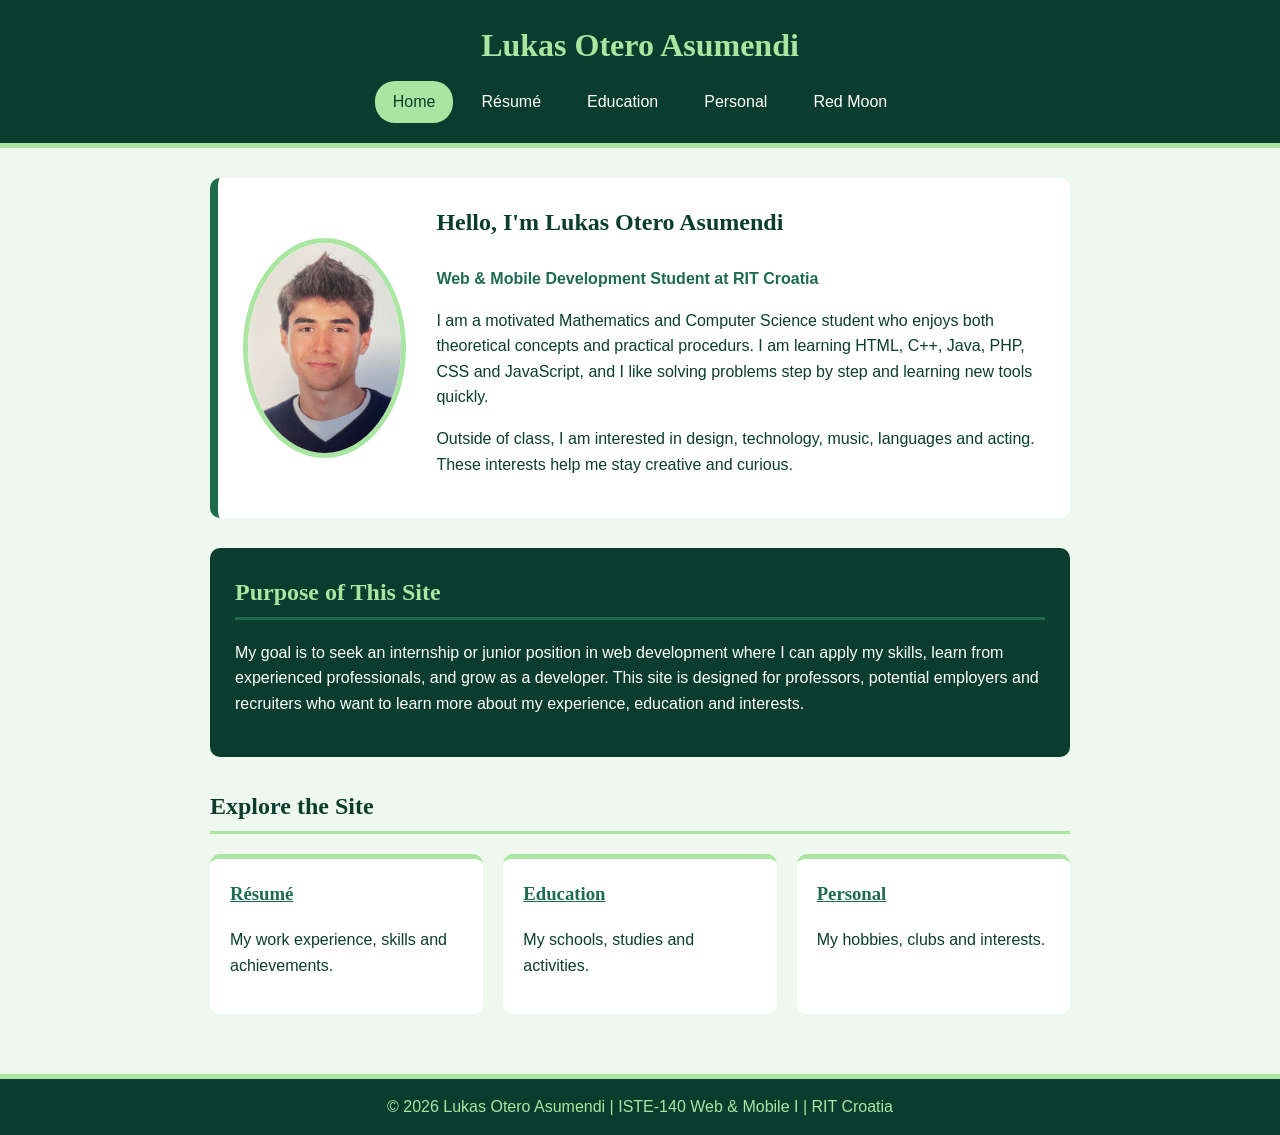
<file: index.html>
<!DOCTYPE html>
<html lang="en">
<head>
  <meta charset="UTF-8">
  <meta name="viewport" content="width=device-width, initial-scale=1.0">
  <title>Lukas Otero Asumendi | Web Developer Portfolio</title>
  <link rel="stylesheet" href="assets/style/style.css">
</head>
<body>

  <header>
    <h1 class="site-name">Lukas Otero Asumendi</h1>
    <nav>
      <ul>
        <li><a href="index.html" class="current">Home</a></li>
        <li><a href="resume.html">Résumé</a></li>
        <li><a href="education.html">Education</a></li>
        <li><a href="personal.html">Personal</a></li>
        <li><a href="redmoon.html">Red Moon</a></li>
      </ul>
    </nav>
  </header>

  <main>

    <section class="intro">
      <img src="assets/media/profile.jpg" alt="Professional portrait of Lukas Otero" >
      <div class="intro-text">
        <h2>Hello, I'm Lukas Otero Asumendi</h2>
        <p class="tagline">Web &amp; Mobile Development Student at RIT Croatia</p>
        <p>
          I am a motivated Mathematics and Computer Science student who enjoys both theoretical concepts and 
          practical procedurs. I am learning HTML, C++, Java, PHP, CSS and JavaScript, and I
          like solving problems step by step and learning new tools quickly.
        </p>
        <p>
          Outside of class, I am interested in design, technology, music, languages and acting.
           These interests help me stay creative and curious.
        </p>
      </div>
    </section>

    <section class="mission">
      <h2>Purpose of This Site</h2>
      <p>
        My goal is to seek an internship or junior position in web development
        where I can apply my skills, learn from experienced professionals, and
        grow as a developer. This site is designed for professors, potential
        employers and recruiters who want to learn more about my experience,
        education and interests.
      </p>
    </section>
    <section>
      <h2>Explore the Site</h2>
      <ul class="cards">
        <li>
          <h3><a href="resume.html">Résumé</a></h3>
          <p>My work experience, skills and achievements.</p>
        </li>
        <li>
          <h3><a href="education.html">Education</a></h3>
          <p>My schools, studies and activities.</p>
        </li>
        <li>
          <h3><a href="personal.html">Personal</a></h3>
          <p>My hobbies, clubs and interests.</p>
        </li>
      </ul>
    </section>

  </main>

  <footer>
    <p>&copy; 2026 Lukas Otero Asumendi | ISTE-140 Web &amp; Mobile I | RIT Croatia</p>
  </footer>

</body>
</html>
</file>
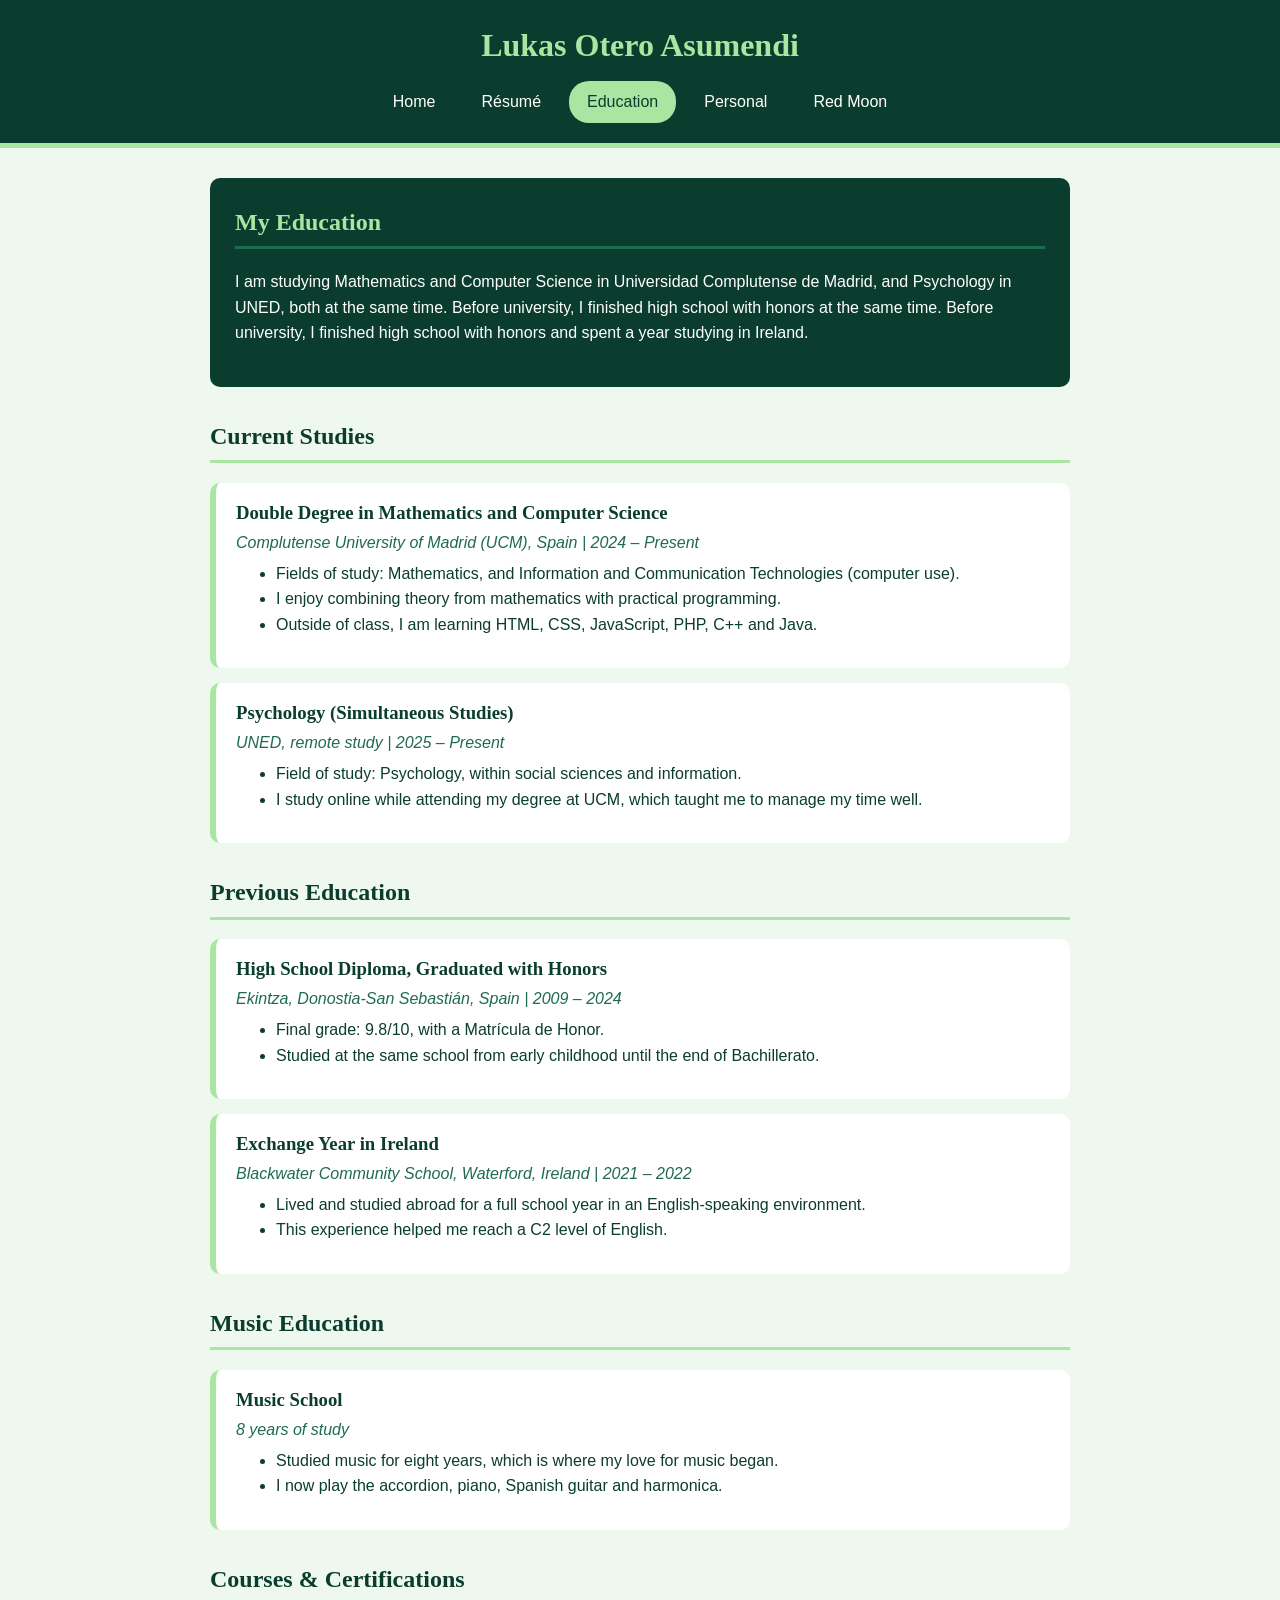
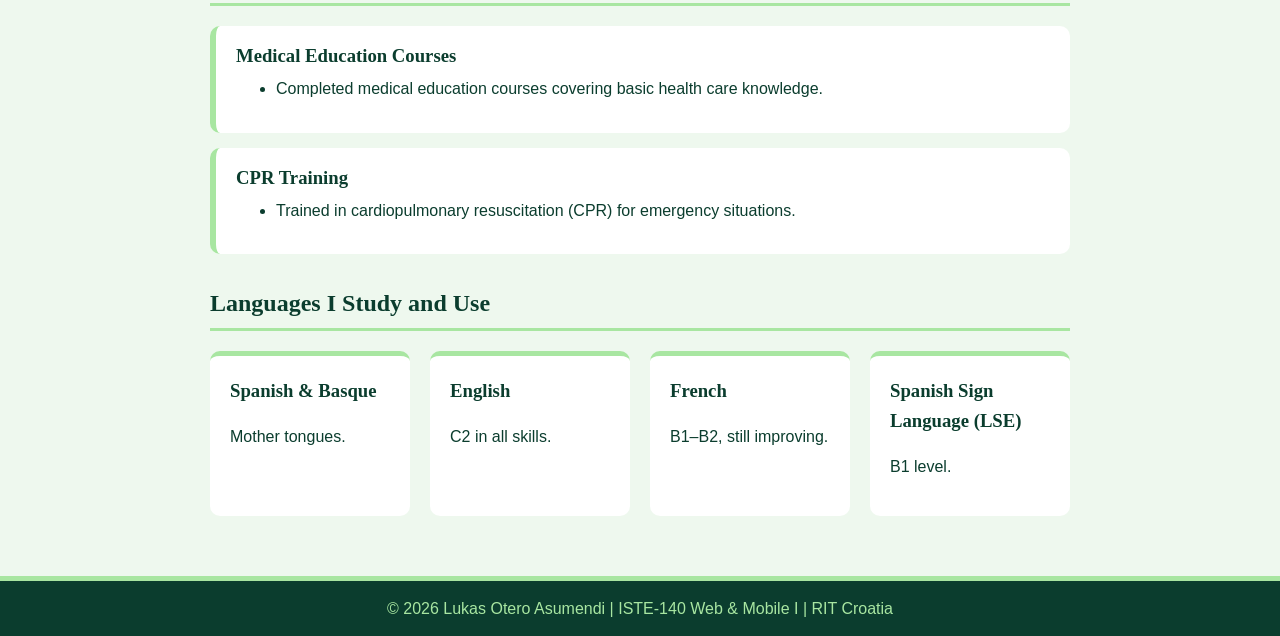
<file: education.html>
<!DOCTYPE html>
<html lang="en">
<head>
  <meta charset="UTF-8">
  <meta name="viewport" content="width=device-width, initial-scale=1.0">
  <title>Education | Lukas Otero Asumendi</title>
  <link rel="stylesheet" href="assets/style/style.css">
</head>
<body>

  <header>
    <h1 class="site-name">Lukas Otero Asumendi</h1>
    <nav>
      <ul>
        <li><a href="index.html">Home</a></li>
        <li><a href="resume.html">Résumé</a></li>
        <li><a href="education.html" class="current">Education</a></li>
        <li><a href="personal.html">Personal</a></li>
        <li><a href="redmoon.html">Red Moon</a></li>
      </ul>
    </nav>
  </header>

  <main>

    <section class="mission">
      <h2>My Education</h2>
      <p>
        I am studying Mathematics and Computer Science in Universidad Complutense de Madrid, and Psychology in UNED, both at the same time. Before university, I finished high school with honors
        at the same time. Before university, I finished high school with honors
        and spent a year studying in Ireland.
      </p>
    </section>
 
    <section>
      <h2>Current Studies</h2>

      <div class="school">
        <h3>Double Degree in Mathematics and Computer Science</h3>
        <p class="details">Complutense University of Madrid (UCM), Spain | 2024 &ndash; Present</p>
        <ul>
          <li>Fields of study: Mathematics, and Information and Communication Technologies (computer use).</li>
          <li>I enjoy combining theory from mathematics with practical programming.</li>
          <li>Outside of class, I am learning HTML, CSS, JavaScript, PHP, C++ and Java.</li>
        </ul>
      </div>

      <div class="school">
        <h3>Psychology (Simultaneous Studies)</h3>
        <p class="details">UNED, remote study | 2025 &ndash; Present</p>
        <ul>
          <li>Field of study: Psychology, within social sciences and information.</li>
          <li>I study online while attending my degree at UCM, which taught me to manage my time well.</li>
        </ul>
      </div>
    </section>

    <section>
      <h2>Previous Education</h2>

      <div class="school">
        <h3>High School Diploma, Graduated with Honors</h3>
        <p class="details">Ekintza, Donostia-San Sebastián, Spain | 2009 &ndash; 2024</p>
        <ul>
          <li>Final grade: 9.8/10, with a Matrícula de Honor.</li>
          <li>Studied at the same school from early childhood until the end of Bachillerato.</li>
        </ul>
      </div>

      <div class="school">
        <h3>Exchange Year in Ireland</h3>
        <p class="details">Blackwater Community School, Waterford, Ireland | 2021 &ndash; 2022</p>
        <ul>
          <li>Lived and studied abroad for a full school year in an English-speaking environment.</li>
          <li>This experience helped me reach a C2 level of English.</li>
        </ul>
      </div>
    </section>

    <section>
      <h2>Music Education</h2>

      <div class="school">
        <h3>Music School</h3>
        <p class="details">8 years of study</p>
        <ul>
          <li>Studied music for eight years, which is where my love for music began.</li>
          <li>I now play the accordion, piano, Spanish guitar and harmonica.</li>
        </ul>
      </div>
    </section>

    <section>
      <h2>Courses &amp; Certifications</h2>

      <div class="school">
        <h3>Medical Education Courses</h3>
        <ul>
          <li>Completed medical education courses covering basic health care knowledge.</li>
        </ul>
      </div>

      <div class="school">
        <h3>CPR Training</h3>
        <ul>
          <li>Trained in cardiopulmonary resuscitation (CPR) for emergency situations.</li>
        </ul>
      </div>
    </section>

    <section>
      <h2>Languages I Study and Use</h2>
      <ul class="cards">
        <li>
          <h3>Spanish &amp; Basque</h3>
          <p>Mother tongues.</p>
        </li>
        <li>
          <h3>English</h3>
          <p>C2 in all skills.</p>
        </li>
        <li>
          <h3>French</h3>
          <p>B1&ndash;B2, still improving.</p>
        </li>
        <li>
          <h3>Spanish Sign Language (LSE)</h3>
          <p>B1 level.</p>
        </li>
      </ul>
    </section>

  </main>

  <footer>
    <p>&copy; 2026 Lukas Otero Asumendi | ISTE-140 Web &amp; Mobile I | RIT Croatia</p>
  </footer>

</body>
</html>
</file>
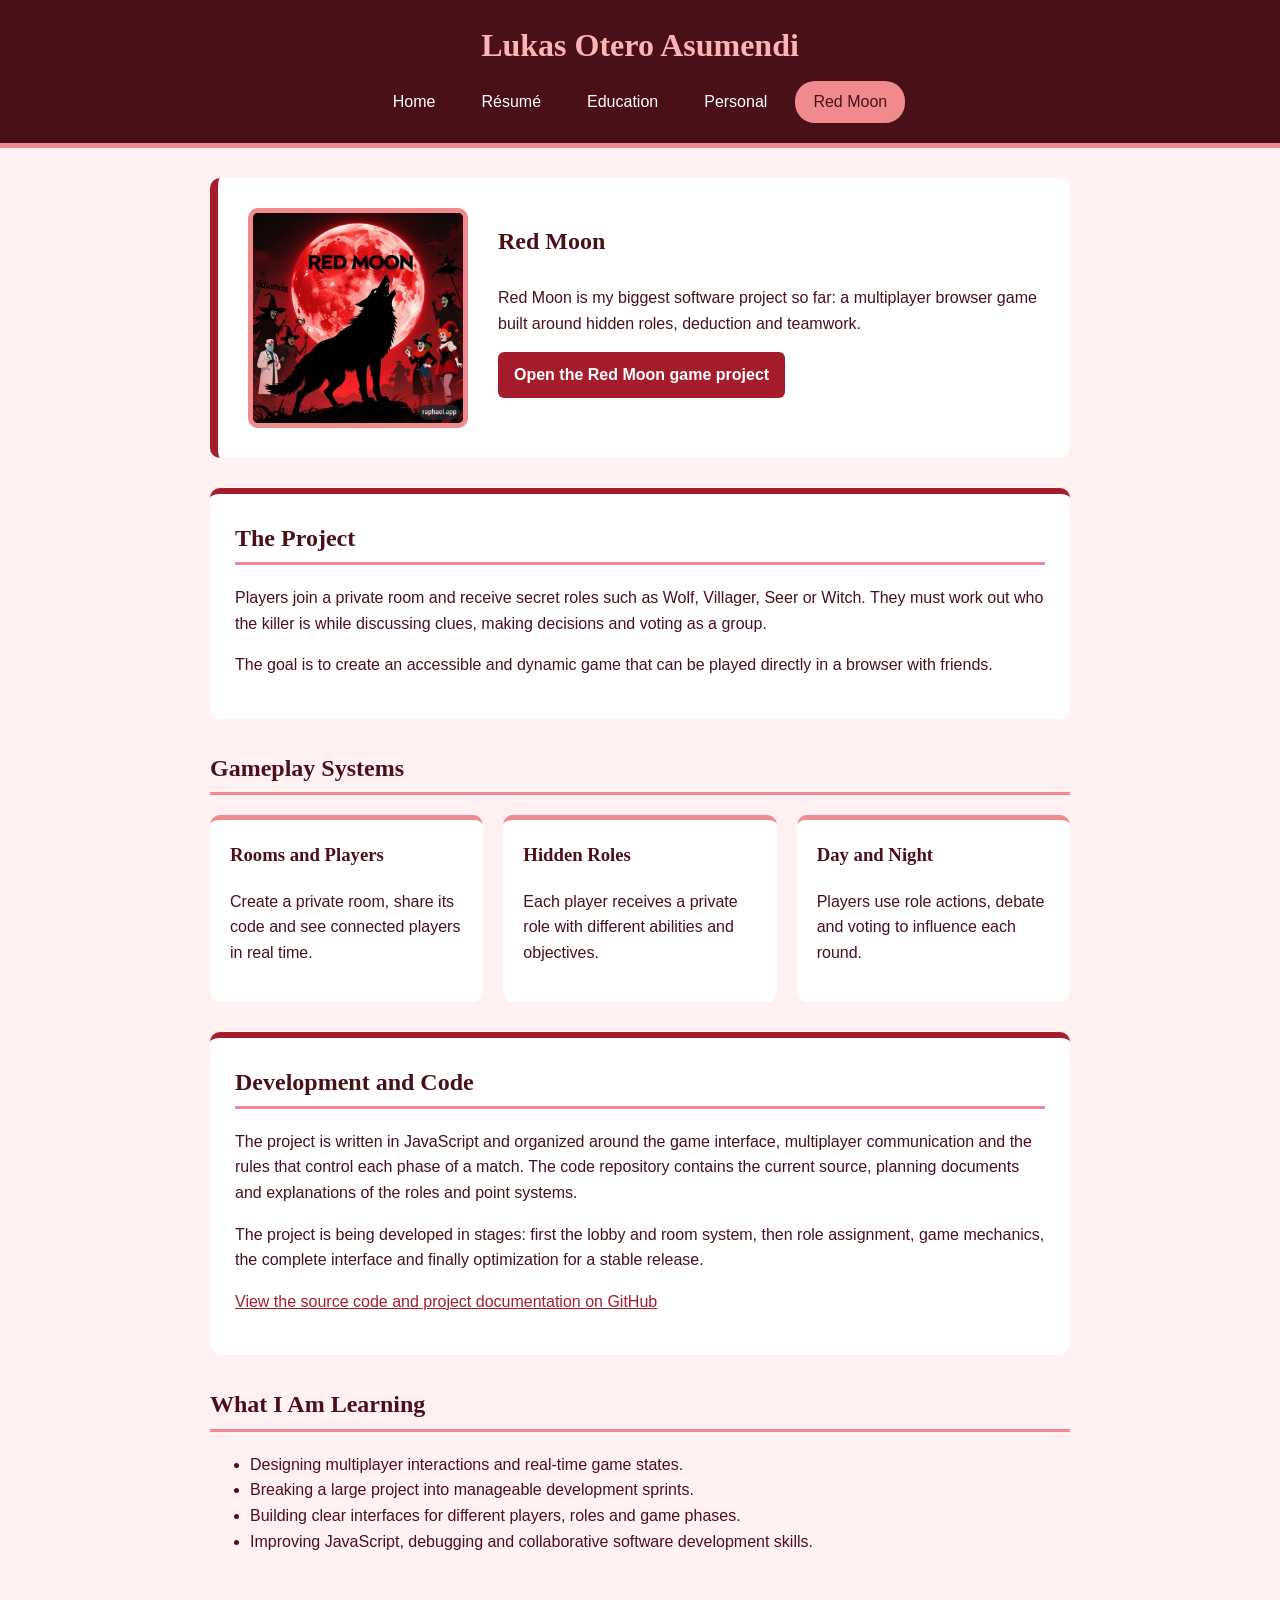
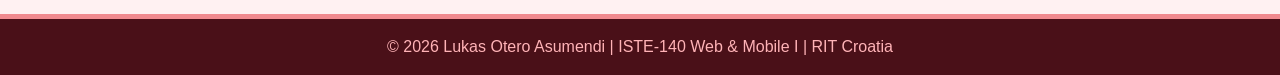
<file: redmoon.html>
<!DOCTYPE html>
<html lang="en">
<head>
  <meta charset="UTF-8">
  <meta name="viewport" content="width=device-width, initial-scale=1.0">
  <title>Red Moon | Lukas Otero Asumendi</title>
  <link rel="stylesheet" href="assets/style/style.css">
</head>
<body class="redmoon-page">

  <header>
    <h1 class="site-name">Lukas Otero Asumendi</h1>
    <nav>
      <ul>
        <li><a href="index.html">Home</a></li>
        <li><a href="resume.html">Résumé</a></li>
        <li><a href="education.html">Education</a></li>
        <li><a href="personal.html">Personal</a></li>
        <li><a href="redmoon.html" class="current">Red Moon</a></li>
      </ul>
    </nav>
  </header>

  <main>

    <section class="redmoon-hero">
      <img src="assets/media/redmoonlogo.webp" alt="Red Moon game logo">
      <div>
        <h2>Red Moon</h2>
        <p>
          Red Moon is my biggest software project so far: a multiplayer browser game
          built around hidden roles, deduction and teamwork.
        </p>
        <p>
          <a class="redmoon-link" href="https://github.com/LukasOtero2006/Redmoon" target="_blank" rel="noopener noreferrer">Open the Red Moon game project</a>
        </p>
      </div>
    </section>

    <section class="redmoon-panel">
      <h2>The Project</h2>
      <p>
        Players join a private room and receive secret roles such as Wolf, Villager,
        Seer or Witch. They must work out who the killer is while discussing clues,
        making decisions and voting as a group.
      </p>
      <p>
        The goal is to create an accessible and dynamic game that can be played
        directly in a browser with friends.
      </p>
    </section>

    <section>
      <h2>Gameplay Systems</h2>
      <ul class="cards">
        <li>
          <h3>Rooms and Players</h3>
          <p>Create a private room, share its code and see connected players in real time.</p>
        </li>
        <li>
          <h3>Hidden Roles</h3>
          <p>Each player receives a private role with different abilities and objectives.</p>
        </li>
        <li>
          <h3>Day and Night</h3>
          <p>Players use role actions, debate and voting to influence each round.</p>
        </li>
      </ul>
    </section>

    <section class="redmoon-panel">
      <h2>Development and Code</h2>
      <p>
        The project is written in JavaScript and organized around the game interface,
        multiplayer communication and the rules that control each phase of a match.
        The code repository contains the current source, planning documents and
        explanations of the roles and point systems.
      </p>
      <p>
        The project is being developed in stages: first the lobby and room system,
        then role assignment, game mechanics, the complete interface and finally
        optimization for a stable release.
      </p>
      <p>
        <a href="https://github.com/LukasOtero2006/Redmoon" target="_blank" rel="noopener noreferrer">View the source code and project documentation on GitHub</a>
      </p>
    </section>

    <section>
      <h2>What I Am Learning</h2>
      <ul>
        <li>Designing multiplayer interactions and real-time game states.</li>
        <li>Breaking a large project into manageable development sprints.</li>
        <li>Building clear interfaces for different players, roles and game phases.</li>
        <li>Improving JavaScript, debugging and collaborative software development skills.</li>
      </ul>
    </section>

  </main>

  <footer>
    <p>&copy; 2026 Lukas Otero Asumendi | ISTE-140 Web &amp; Mobile I | RIT Croatia</p>
  </footer>

</body>
</html>
</file>
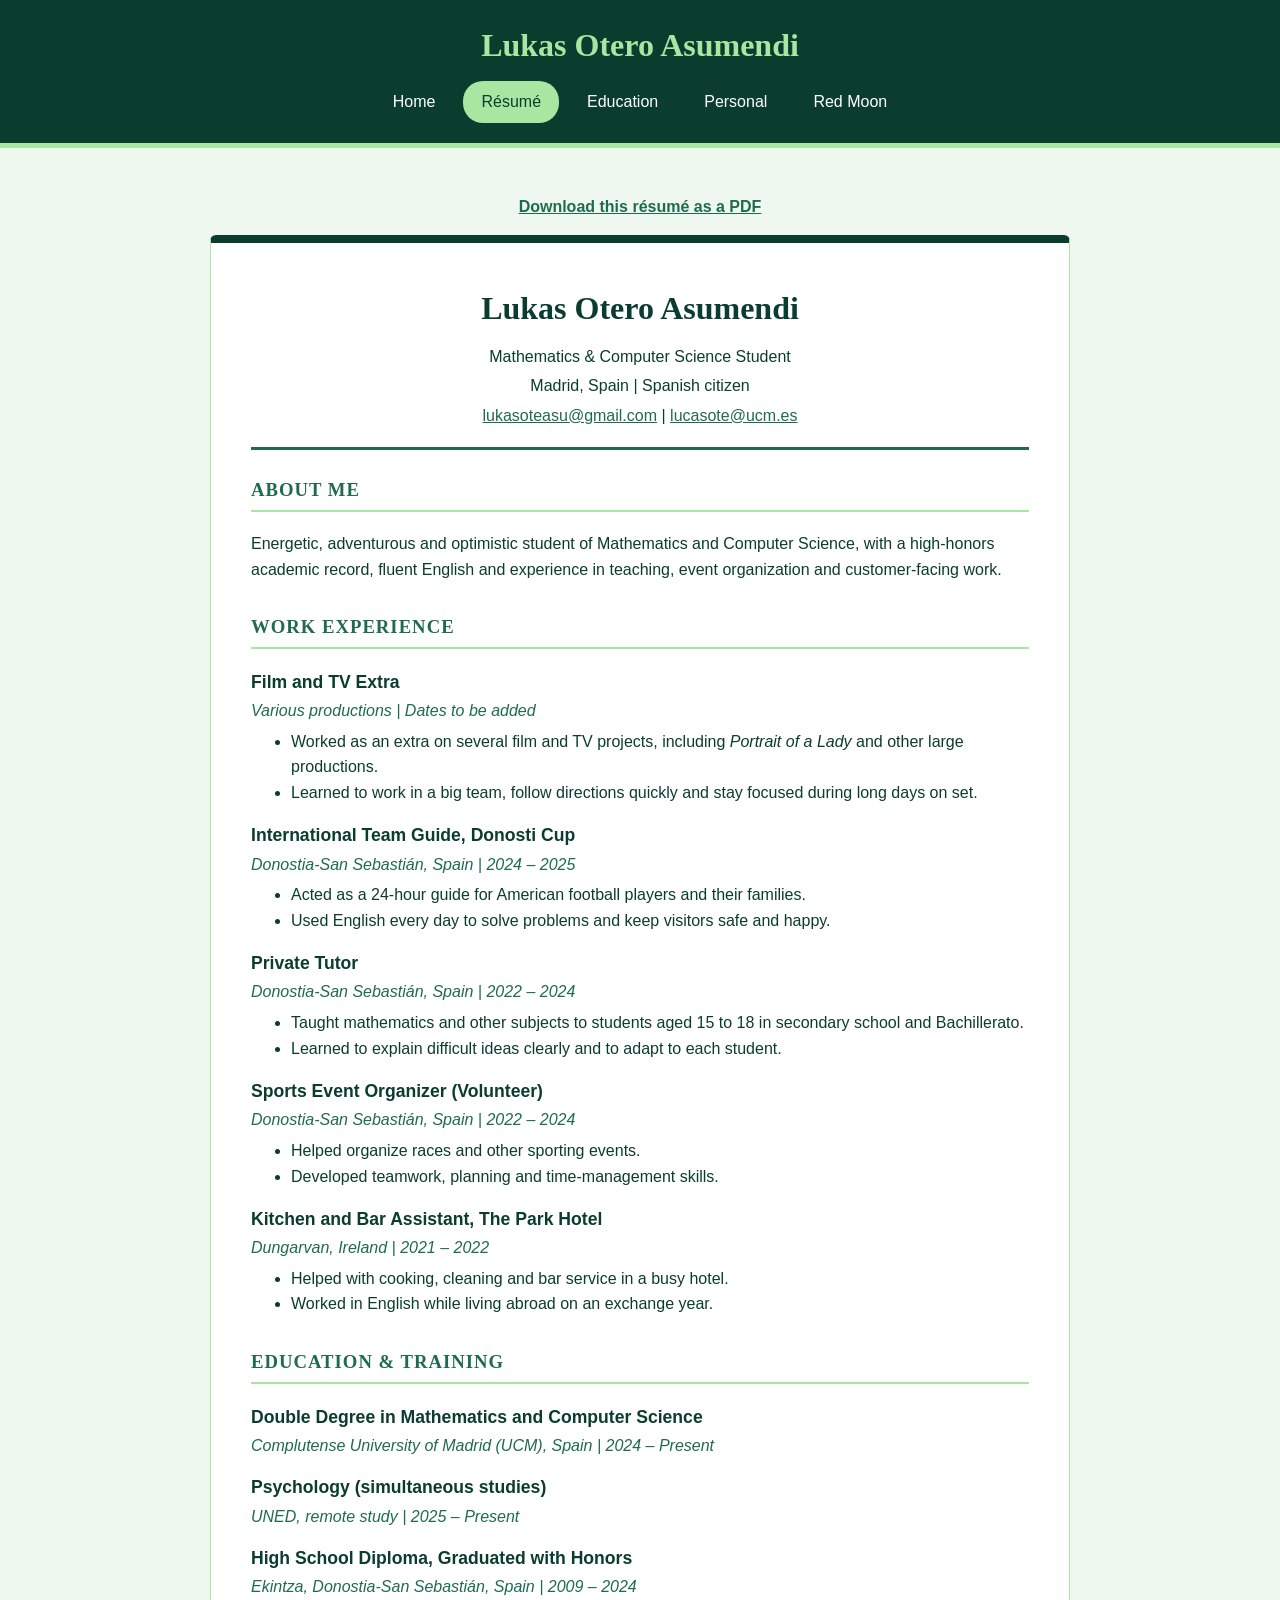
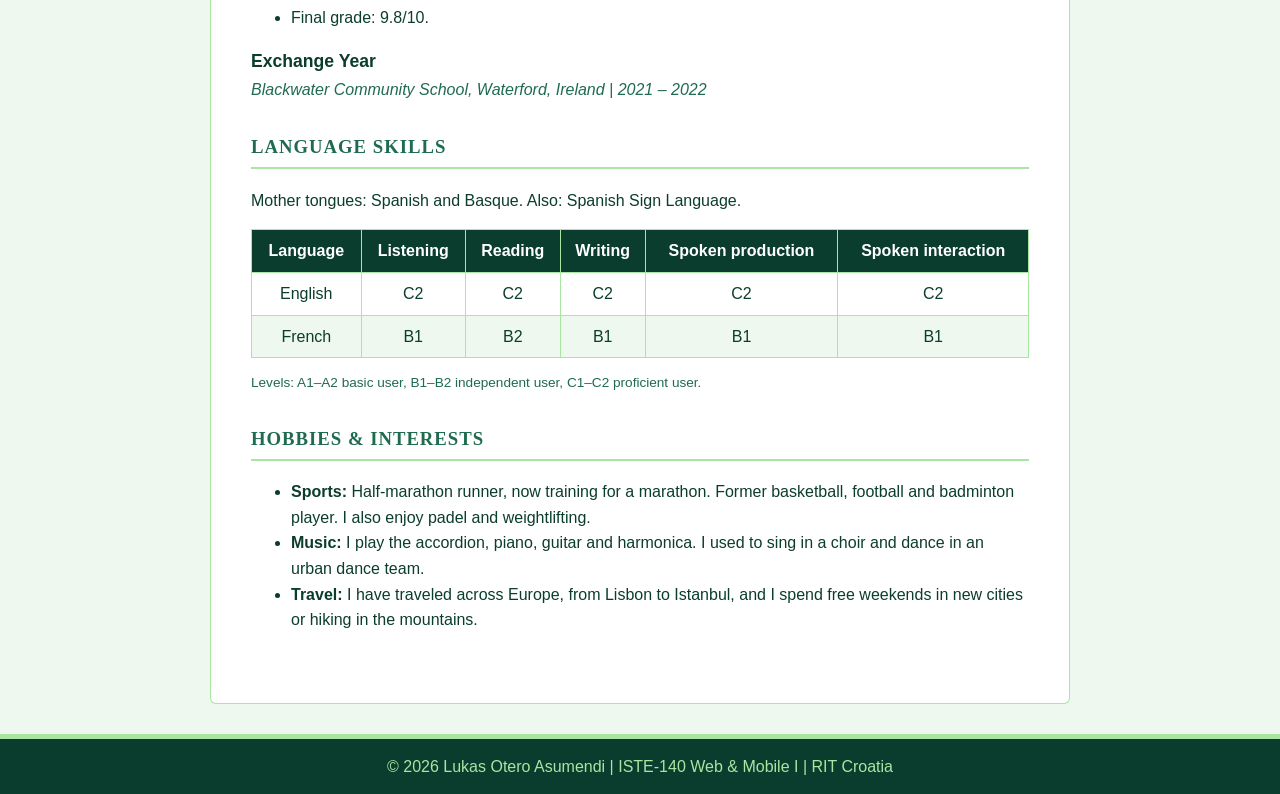
<file: resume.html>
<!DOCTYPE html>
<html lang="en">
<head>
  <meta charset="UTF-8">
  <meta name="viewport" content="width=device-width, initial-scale=1.0">
  <title>Résumé | Lukas Otero Asumendi</title>
  <link rel="stylesheet" href="assets/style/style.css">
</head>
<body>

  <header>
    <h1 class="site-name">Lukas Otero Asumendi</h1>
    <nav>
      <ul>
        <li><a href="index.html">Home</a></li>
        <li><a href="resume.html" class="current">Résumé</a></li>
        <li><a href="education.html">Education</a></li>
        <li><a href="personal.html">Personal</a></li>
        <li><a href="redmoon.html">Red Moon</a></li>
      </ul>
    </nav>
  </header>

  <main>

    <p class="pdf-link">
      <a href="assets/media/resume.pdf" target="_blank" rel="noopener noreferrer">Download this résumé as a PDF</a>
    </p>

    <article class="resume">

      <header class="resume-header">
        <h2>Lukas Otero Asumendi</h2>
        <p>Mathematics &amp; Computer Science Student</p>
        <p>Madrid, Spain | Spanish citizen</p>
        <p>
          <a href="mailto:lukasoteasu@gmail.com">lukasoteasu@gmail.com</a> |
          <a href="mailto:lucasote@ucm.es">lucasote@ucm.es</a>
        </p>
      </header>

      <section>
        <h3>About Me</h3>
        <p>
          Energetic, adventurous and optimistic student of Mathematics and
          Computer Science, with a high-honors academic record, fluent English
          and experience in teaching, event organization and customer-facing work.
        </p>
      </section>

      <section>
        <h3>Work Experience</h3>

        <div class="job">
          <h4>Film and TV Extra</h4>
          <p class="details">Various productions | Dates to be added</p>
          <ul>
            <li>Worked as an extra on several film and TV projects, including <em>Portrait of a Lady</em> and other large productions.</li>
            <li>Learned to work in a big team, follow directions quickly and stay focused during long days on set.</li>
          </ul>
        </div>

        <div class="job">
          <h4>International Team Guide, Donosti Cup</h4>
          <p class="details">Donostia-San Sebastián, Spain | 2024 &ndash; 2025</p>
          <ul>
            <li>Acted as a 24-hour guide for American football players and their families.</li>
            <li>Used English every day to solve problems and keep visitors safe and happy.</li>
          </ul>
        </div>

        <div class="job">
          <h4>Private Tutor</h4>
          <p class="details">Donostia-San Sebastián, Spain | 2022 &ndash; 2024</p>
          <ul>
            <li>Taught mathematics and other subjects to students aged 15 to 18 in secondary school and Bachillerato.</li>
            <li>Learned to explain difficult ideas clearly and to adapt to each student.</li>
          </ul>
        </div>

        <div class="job">
          <h4>Sports Event Organizer (Volunteer)</h4>
          <p class="details">Donostia-San Sebastián, Spain | 2022 &ndash; 2024</p>
          <ul>
            <li>Helped organize races and other sporting events.</li>
            <li>Developed teamwork, planning and time-management skills.</li>
          </ul>
        </div>

        <div class="job">
          <h4>Kitchen and Bar Assistant, The Park Hotel</h4>
          <p class="details">Dungarvan, Ireland | 2021 &ndash; 2022</p>
          <ul>
            <li>Helped with cooking, cleaning and bar service in a busy hotel.</li>
            <li>Worked in English while living abroad on an exchange year.</li>
          </ul>
        </div>
      </section>

      <section>
        <h3>Education &amp; Training</h3>

        <div class="job">
          <h4>Double Degree in Mathematics and Computer Science</h4>
          <p class="details">Complutense University of Madrid (UCM), Spain | 2024 &ndash; Present</p>
        </div>

        <div class="job">
          <h4>Psychology (simultaneous studies)</h4>
          <p class="details">UNED, remote study | 2025 &ndash; Present</p>
        </div>

        <div class="job">
          <h4>High School Diploma, Graduated with Honors</h4>
          <p class="details">Ekintza, Donostia-San Sebastián, Spain | 2009 &ndash; 2024</p>
          <ul>
            <li>Final grade: 9.8/10.</li>
          </ul>
        </div>

        <div class="job">
          <h4>Exchange Year</h4>
          <p class="details">Blackwater Community School, Waterford, Ireland | 2021 &ndash; 2022</p>
        </div>
      </section>

      <section>
        <h3>Language Skills</h3>
        <p>Mother tongues: Spanish and Basque. Also: Spanish Sign Language.</p>
        <table>
          <thead>
            <tr>
              <th>Language</th>
              <th>Listening</th>
              <th>Reading</th>
              <th>Writing</th>
              <th>Spoken production</th>
              <th>Spoken interaction</th>
            </tr>
          </thead>
          <tbody>
            <tr>
              <td>English</td>
              <td>C2</td>
              <td>C2</td>
              <td>C2</td>
              <td>C2</td>
              <td>C2</td>
            </tr>
            <tr>
              <td>French</td>
              <td>B1</td>
              <td>B2</td>
              <td>B1</td>
              <td>B1</td>
              <td>B1</td>
            </tr>
          </tbody>
        </table>
        <p class="note">Levels: A1&ndash;A2 basic user, B1&ndash;B2 independent user, C1&ndash;C2 proficient user.</p>
      </section>

      <section>
        <h3>Hobbies &amp; Interests</h3>
        <ul>
          <li><strong>Sports:</strong> Half-marathon runner, now training for a marathon. Former basketball, football and badminton player. I also enjoy padel and weightlifting.</li>
          <li><strong>Music:</strong> I play the accordion, piano, guitar and harmonica. I used to sing in a choir and dance in an urban dance team.</li>
          <li><strong>Travel:</strong> I have traveled across Europe, from Lisbon to Istanbul, and I spend free weekends in new cities or hiking in the mountains.</li>
        </ul>
      </section>

    </article>

  </main>

  <footer>
    <p>&copy; 2026 Lukas Otero Asumendi | ISTE-140 Web &amp; Mobile I | RIT Croatia</p>
  </footer>

</body>
</html>
</file>
<file: assets/style/style.css>
* {
  box-sizing: border-box;
}

body {
  margin: 0;
  font-family: Arial, Helvetica, sans-serif;
  line-height: 1.6;
  color: #0b3d2e;
  background-color: #eef8ee;
}

h1, h2, h3 {
  font-family: Georgia, "Times New Roman", serif;
}

a {
  color: #1f6b4f;
}

header {
  background-color: #0b3d2e;
  color: #ffffff;
  padding: 20px;
  text-align: center;
  border-bottom: 5px solid #a8e6a1;
}

.site-name {
  margin: 0 0 10px 0;
  font-size: 2rem;
  color: #a8e6a1;
}

nav ul {
  list-style: none;
  margin: 0;
  padding: 0;
  display: flex;
  justify-content: center;
  flex-wrap: wrap;
  gap: 10px;
}

nav a {
  display: block;
  padding: 8px 18px;
  color: #ffffff;
  text-decoration: none;
  border-radius: 20px;
}

nav a:hover,
nav a.current {
  background-color: #a8e6a1;
  color: #0b3d2e;
}

main {
  max-width: 900px;
  margin: 0 auto;
  padding: 30px 20px;
}

section {
  margin-bottom: 30px;
}

h2 {
  color: #0b3d2e;
  border-bottom: 3px solid #a8e6a1;
  padding-bottom: 5px;
}

.intro {
  display: flex;
  align-items: center;
  gap: 30px;
  background-color: #ffffff;
  padding: 25px;
  border-radius: 10px;
  border-left: 8px solid #1f6b4f;
}

.intro img {
  width: 220px;
  height: 220px;
  object-fit: cover;
  border-radius: 50%;
  border: 5px solid #a8e6a1;
}

.intro-text h2 {
  margin-top: 0;
  border-bottom: none;
}

.tagline {
  font-weight: bold;
  color: #1f6b4f;
}

.mission {
  background-color: #0b3d2e;
  color: #ffffff;
  padding: 25px;
  border-radius: 10px;
}

.mission h2 {
  color: #a8e6a1;
  border-bottom-color: #1f6b4f;
  margin-top: 0;
}

.cards {
  list-style: none;
  padding: 0;
  display: flex;
  gap: 20px;
}

.cards li {
  flex: 1;
  background-color: #ffffff;
  padding: 20px;
  border-radius: 10px;
  border-top: 5px solid #a8e6a1;
}

.cards li:hover {
  background-color: #d6f2d3;
}

.cards h3 {
  margin-top: 0;
}

footer {
  background-color: #0b3d2e;
  color: #a8e6a1;
  text-align: center;
  padding: 15px;
  border-top: 5px solid #a8e6a1;
}

footer p {
  margin: 0;
}

@media (max-width: 700px) {
  .intro {
    flex-direction: column;
    text-align: center;
  }

  .cards {
    flex-direction: column;
  }
}

.pdf-link {
  text-align: center;
  font-weight: bold;
}
 
.resume {
  background-color: #ffffff;
  padding: 40px;
  border: 1px solid #a8e6a1;
  border-top: 8px solid #0b3d2e;
  border-radius: 6px;
}
 
.resume-header {
  background-color: #ffffff;
  color: #0b3d2e;
  padding: 0 0 15px 0;
  border-bottom: 3px solid #1f6b4f;
  text-align: center;
}
 
.resume-header h2 {
  margin: 0;
  font-size: 2rem;
  border-bottom: none;
}
 
.resume-header p {
  margin: 4px 0;
}
 
.resume h3 {
  margin-top: 25px;
  padding-bottom: 5px;
  color: #1f6b4f;
  text-transform: uppercase;
  letter-spacing: 1px;
  border-bottom: 2px solid #a8e6a1;
}
 
.job {
  margin-bottom: 15px;
}
 
.job h4 {
  margin: 0;
  font-size: 1.1rem;
}
 
.details {
  margin: 2px 0 5px 0;
  font-style: italic;
  color: #1f6b4f;
}
 
.resume ul {
  margin-top: 5px;
}
 
table {
  width: 100%;
  border-collapse: collapse;
  margin-top: 10px;
}
 
th, td {
  padding: 8px;
  border: 1px solid #a8e6a1;
  text-align: center;
}
 
th {
  background-color: #0b3d2e;
  color: #ffffff;
}
 
tbody tr:nth-child(even) {
  background-color: #eef8ee;
}
 
.note {
  font-size: 0.85rem;
  color: #1f6b4f;
}
 
@media print {
  header, footer, .pdf-link {
    display: none;
  }
 
  .resume-header {
    display: block;
  }
 
  body {
    background-color: #ffffff;
  }
 
  .resume {
    border: none;
  }
}
 
@media (max-width: 700px) {
  .intro {
    flex-direction: column;
    text-align: center;
  }
 
  .cards {
    flex-direction: column;
  }
}
 
.school {
  background-color: #ffffff;
  padding: 15px 20px;
  margin-bottom: 15px;
  border-radius: 10px;
  border-left: 6px solid #a8e6a1;
}
 
.school h3 {
  margin: 0;
}
 
.school ul {
  margin-top: 5px;
}

.personal-intro,
.personal-feature {
  display: flex;
  align-items: center;
  gap: 30px;
  margin-bottom: 30px;
  padding: 25px;
  background-color: #ffffff;
  border-radius: 10px;
  border-left: 8px solid #1f6b4f;
}

.personal-intro img,
.personal-feature img {
  width: 240px;
  height: 190px;
  flex-shrink: 0;
  object-fit: cover;
  border-radius: 8px;
  border: 5px solid #a8e6a1;
}

.personal-intro h2,
.personal-feature h2 {
  margin-top: 0;
}

.personal-feature-reverse {
  flex-direction: row-reverse;
  border-left: none;
  border-right: 8px solid #1f6b4f;
}

@media (max-width: 700px) {
  .personal-intro,
  .personal-feature,
  .personal-feature-reverse {
    flex-direction: column;
    text-align: center;
  }

  .personal-intro img,
  .personal-feature img {
    width: 100%;
    max-width: 420px;
    height: 220px;
  }
}

.redmoon-page {
  color: #4a1018;
  background-color: #fff1f2;
}

.redmoon-page header,
.redmoon-page footer {
  background-color: #4a1018;
  border-color: #f08a8f;
}

.redmoon-page .site-name {
  color: #ffb3b7;
}

.redmoon-page a {
  color: #a51d2d;
}

.redmoon-page nav a {
  color: #ffffff;
}

.redmoon-page nav a:hover,
.redmoon-page nav a.current {
  background-color: #f08a8f;
  color: #4a1018;
}

.redmoon-page h2 {
  color: #4a1018;
  border-color: #f08a8f;
}

.redmoon-hero {
  display: flex;
  align-items: center;
  gap: 30px;
  padding: 30px;
  background-color: #ffffff;
  border-left: 8px solid #a51d2d;
  border-radius: 10px;
}

.redmoon-hero img {
  width: 220px;
  height: 220px;
  object-fit: contain;
  border-radius: 10px;
  border: 5px solid #f08a8f;
  background-color: #4a1018;
}

.redmoon-hero h2 {
  margin-top: 0;
  border-bottom: none;
}

.redmoon-link {
  display: inline-block;
  padding: 10px 16px;
  background-color: #a51d2d;
  color: #ffffff !important;
  font-weight: bold;
  text-decoration: none;
  border-radius: 6px;
}

.redmoon-link:hover {
  background-color: #721522;
}

.redmoon-panel {
  padding: 25px;
  background-color: #ffffff;
  border-radius: 10px;
  border-top: 6px solid #a51d2d;
}

.redmoon-panel h2 {
  margin-top: 0;
}

.redmoon-page .cards li {
  border-top-color: #f08a8f;
}

.redmoon-page .cards li:hover {
  background-color: #ffe0e2;
}

.redmoon-page footer {
  color: #ffb3b7;
}

@media (max-width: 700px) {
  .redmoon-hero {
    flex-direction: column;
    text-align: center;
  }
}
 
 
@media print {
  header, footer, .pdf-link {
    display: none;
  }
 
  .resume-header {
    display: block;
  }
 
  body {
    background-color: #ffffff;
  }
 
  .resume {
    border: none;
  }
}
 
 
@media (max-width: 700px) {
  .intro {
    flex-direction: column;
    text-align: center;
  }
 
  .cards {
    flex-direction: column;
  }
}
</file>
